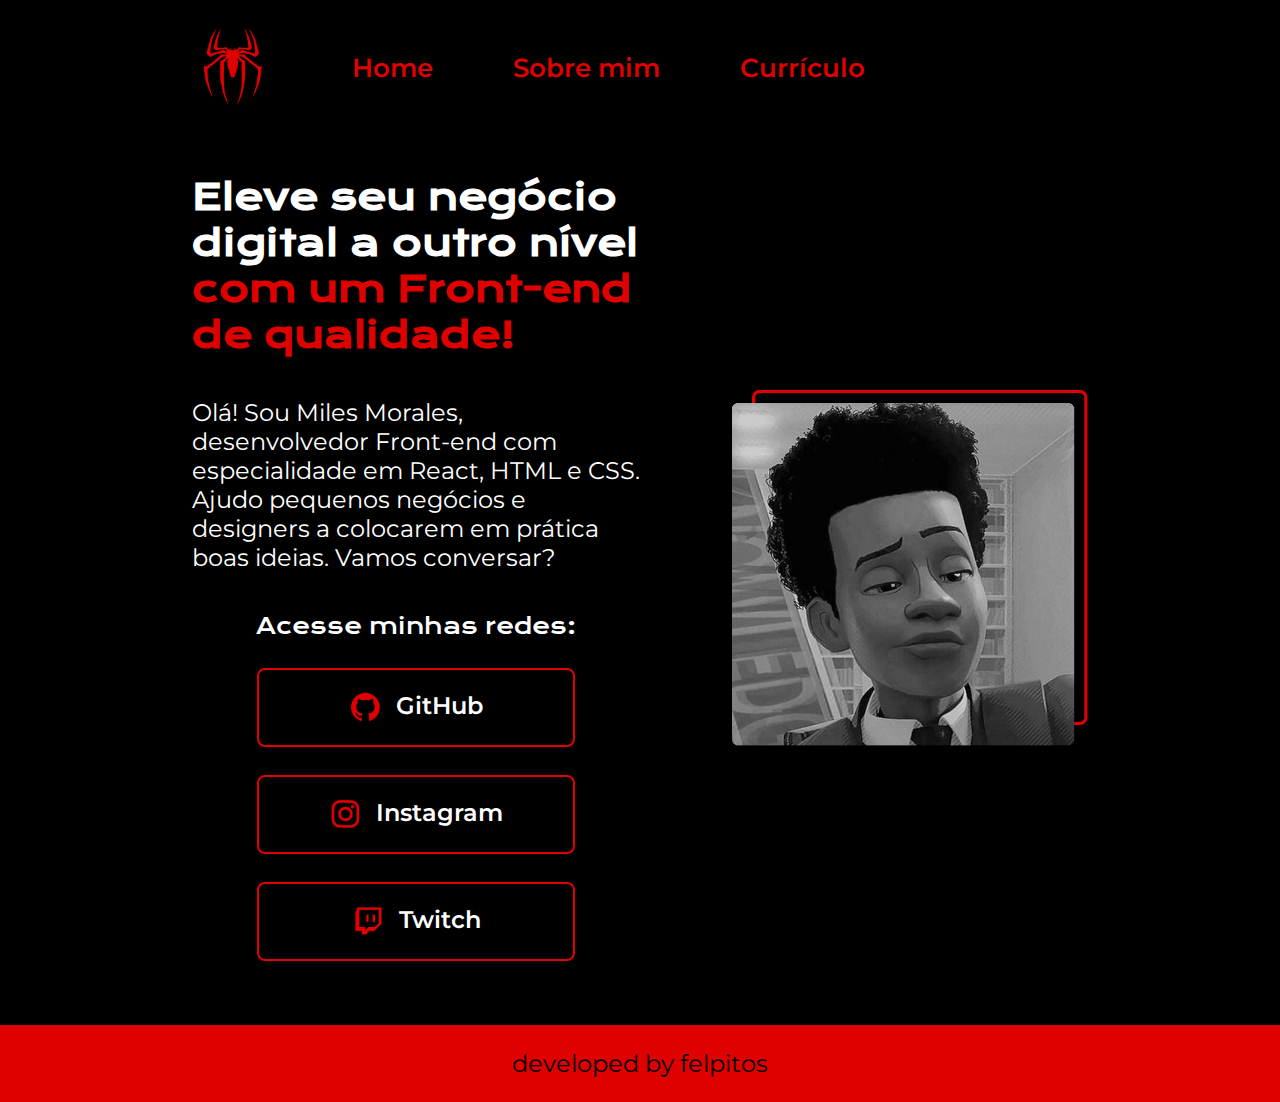
<file: index.html>
<!DOCTYPE html>
<html lang="pt-br">
<head>
    <meta charset="UTF-8">
    <meta http-equiv="X-UA-Compatible" content="IE=edge">
    <meta name="viewport" content="width=device-width, initial-scale=1.0">
    <link rel="stylesheet" href="./styles/style.css">
    <title>Portifólio</title>
</head>
<body>
    <header class="cabecalho">
        <nav class="cabecalho-menu">
            <div class="logo">
                <a class="cabecalho-menu-link" href="index.html"><img src="./assets/spider.png" style="width:80px;"></a>
            </div>
            <div class="cabecalho-menu-links">
                <a class="cabecalho-menu-links-link" href="index.html">Home</a>
                <a class="cabecalho-menu-links-link" href="about.html">Sobre mim</a>
                <a class="cabecalho-menu-links-link" href="curriculo.html">Currículo</a>
            </div>
            <div class="mobile-menu-icon">
                <button onclick="menuShow()"><img class="icon" src="./assets/menu-icon.png" alt="" style="width:55px;"></button>   
            </div>
        </nav>
        <div class="mobile-cabecalho">
            <ul>
                <li class="mobile-cabecalho-link"><a class="cabecalho-menu-links-link" href="index.html">Home</a></li>
                <li class="mobile-cabecalho-link"><a class="cabecalho-menu-links-link" href="about.html">Sobre mim</a></li>
                <li class="mobile-cabecalho-link"><a class="cabecalho-menu-links-link" href="curriculo.html">Currículo</a></li>
            </ul>  
        </div>
    </header>
    <main class="apresentacao">
            <section class="apresentacao-conteudo">
                <h1 class="apresentacao-conteudo-titulo">Eleve seu negócio digital a outro nível <strong class="titulo-destaque">com um Front-end de qualidade!</strong></h1>
                <p class="apresentacao-conteudo-paragrafo">Olá! Sou Miles Morales, desenvolvedor
                    Front-end com especialidade em React, HTML e 
                    CSS. Ajudo pequenos negócios e designers a 
                    colocarem em prática boas ideias. Vamos conversar?</p>
                <div class="apresentacao-links">
                    <h2 class="apresentacao-links-subtitulo">Acesse minhas redes: </h2>
                    <a class="apresentacao-links-link" href="#">
                        <img src="./assets/github.png">
                        GitHub
                    </a> 
                    <a class="apresentacao-links-link" href="#">
                        <img src="./assets/instagram.png">
                        Instagram
                    </a> 
                    <a class="apresentacao-links-link" href="#">
                        <img src="./assets/twitch.png">
                        Twitch
                    </a> 
                </div>
            </section>
            <img class="miles-foto" src="./assets/imagem.png" alt="Miles-Foto">
    </main>
    <footer class="rodape"> <p>developed by felpitos</p> </footer>
    <script src="./js/script.js"></script>
</body>
</html>
</file>
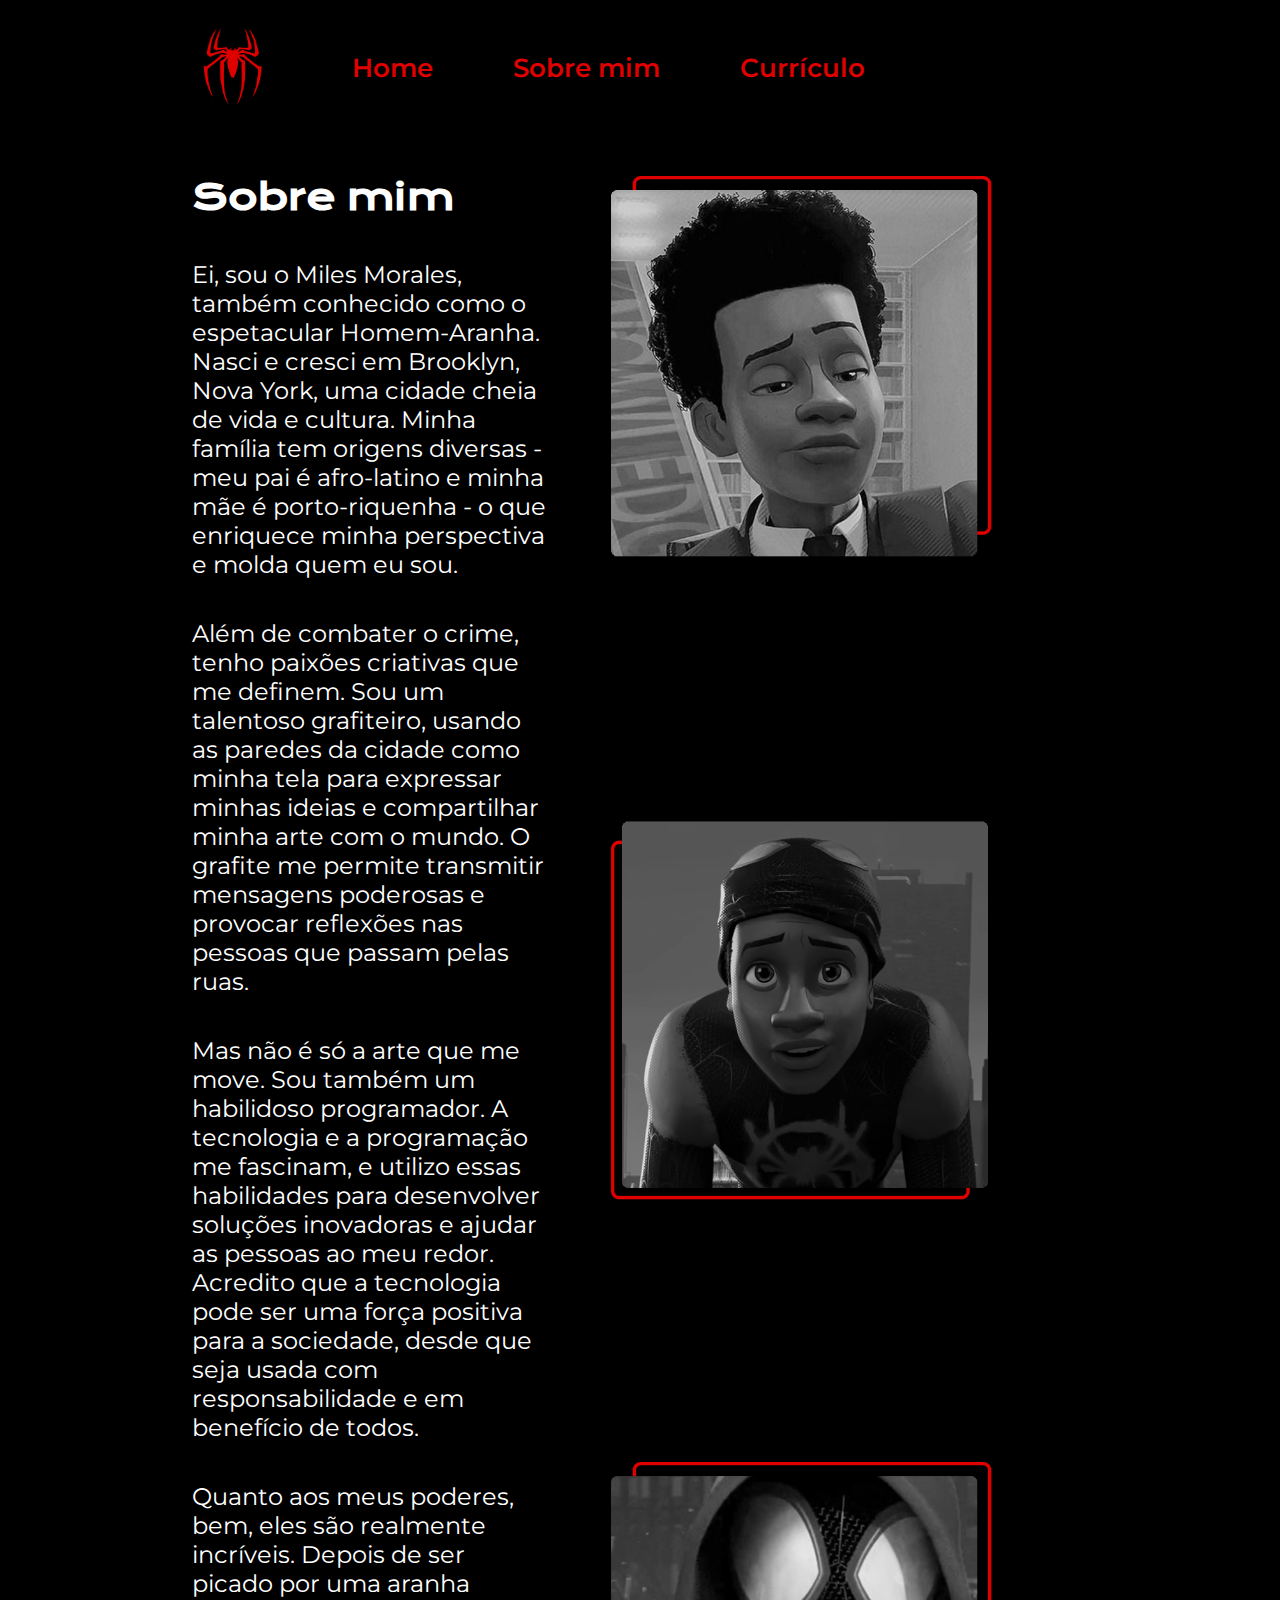
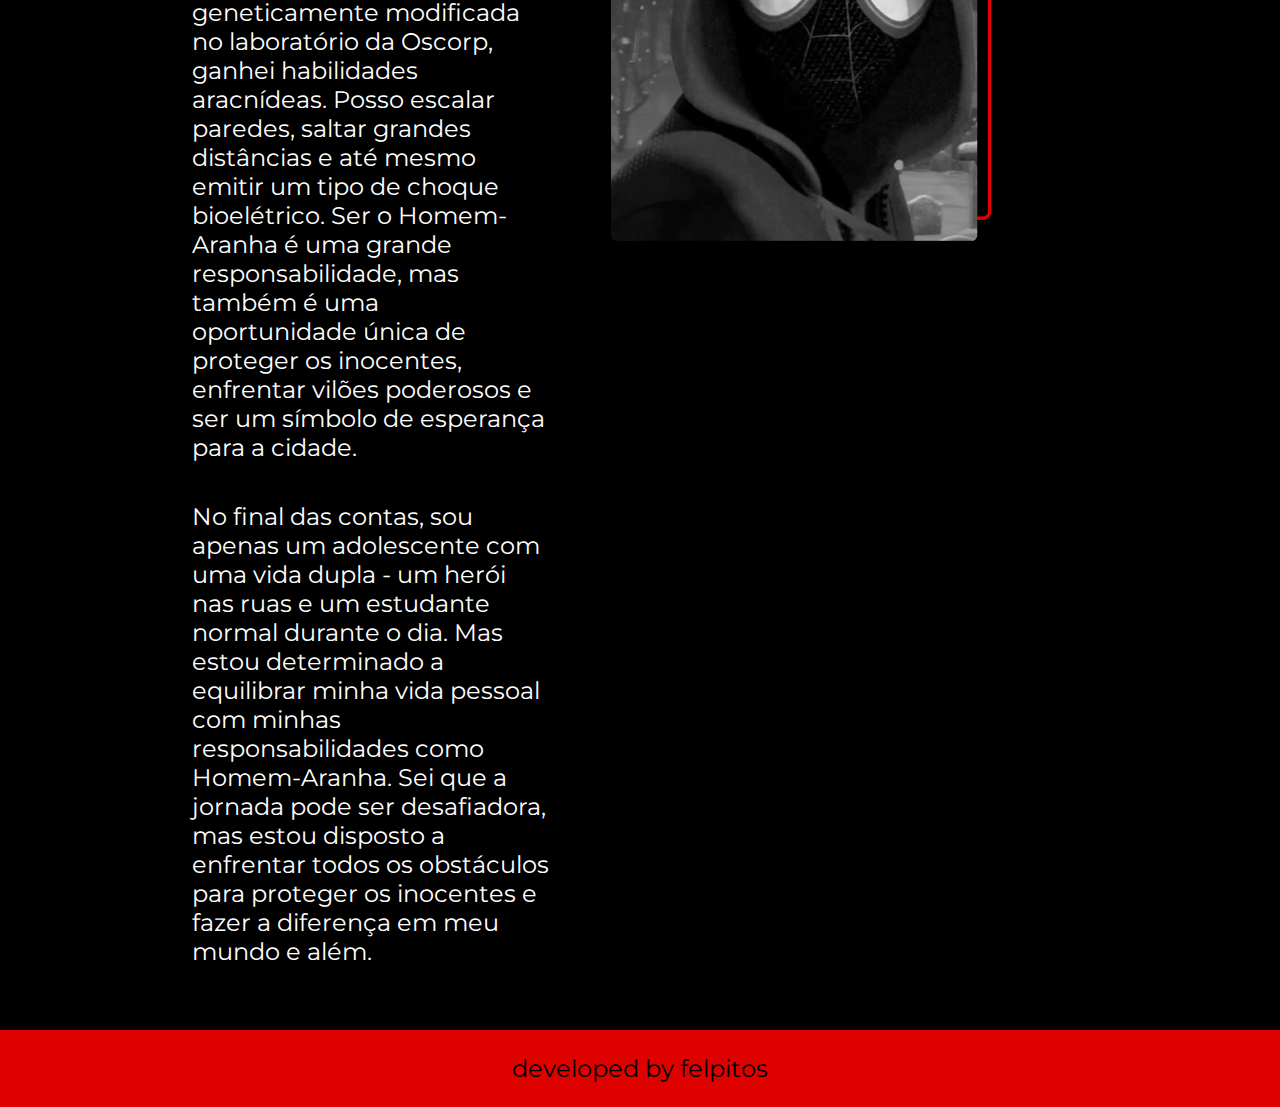
<file: about.html>
<!DOCTYPE html>
<html lang="pt-br">
<head>
    <meta charset="UTF-8">
    <meta http-equiv="X-UA-Compatible" content="IE=edge">
    <meta name="viewport" content="width=device-width, initial-scale=1.0">
    <link rel="stylesheet" href="./styles/style.css">
    <title>Sobre mim</title>
</head>
<body>
    <header class="cabecalho">
        <nav class="cabecalho-menu">
            <div class="logo">
                <a class="cabecalho-menu-link" href="index.html"><img src="./assets/spider.png" style="width:80px;"></a>
            </div>
            <div class="cabecalho-menu-links">
                <a class="cabecalho-menu-links-link" href="index.html">Home</a>
                <a class="cabecalho-menu-links-link" href="about.html">Sobre mim</a>
                <a class="cabecalho-menu-links-link" href="curriculo.html">Currículo</a>
            </div>
            <div class="mobile-menu-icon">
                <button onclick="menuShow()"><img class="icon" src="./assets/menu-icon.png" alt="" style="width:55px;"></button>   
            </div>
        </nav>
        <div class="mobile-cabecalho">
            <ul>
                <li class="mobile-cabecalho-link"><a class="cabecalho-menu-links-link" href="index.html">Home</a></li>
                <li class="mobile-cabecalho-link"><a class="cabecalho-menu-links-link" href="about.html">Sobre mim</a></li>
                <li class="mobile-cabecalho-link"><a class="cabecalho-menu-links-link" href="curriculo.html">Currículo</a></li>
            </ul>  
        </div>
    </header>
    <main class="about">
            <section class="about-conteudo">
                <h1 class="apresentacao-conteudo-titulo">Sobre mim</h1>
                <p class="apresentacao-conteudo-paragrafo">Ei, sou o Miles Morales, também conhecido como o espetacular Homem-Aranha. Nasci e cresci em Brooklyn, Nova York, uma cidade cheia de vida e cultura. Minha família tem origens diversas - meu pai é afro-latino e minha mãe é porto-riquenha - o que enriquece minha perspectiva e molda quem eu sou.</p>
                <p class="apresentacao-conteudo-paragrafo">Além de combater o crime, tenho paixões criativas que me definem. Sou um talentoso grafiteiro, usando as paredes da cidade como minha tela para expressar minhas ideias e compartilhar minha arte com o mundo. O grafite me permite transmitir mensagens poderosas e provocar reflexões nas pessoas que passam pelas ruas.</p>
                <p class="apresentacao-conteudo-paragrafo">Mas não é só a arte que me move. Sou também um habilidoso programador. A tecnologia e a programação me fascinam, e utilizo essas habilidades para desenvolver soluções inovadoras e ajudar as pessoas ao meu redor. Acredito que a tecnologia pode ser uma força positiva para a sociedade, desde que seja usada com responsabilidade e em benefício de todos.</p>
                <p class="apresentacao-conteudo-paragrafo">Quanto aos meus poderes, bem, eles são realmente incríveis. Depois de ser picado por uma aranha geneticamente modificada no laboratório da Oscorp, ganhei habilidades aracnídeas. Posso escalar paredes, saltar grandes distâncias e até mesmo emitir um tipo de choque bioelétrico. Ser o Homem-Aranha é uma grande responsabilidade, mas também é uma oportunidade única de proteger os inocentes, enfrentar vilões poderosos e ser um símbolo de esperança para a cidade.</p>
                <p class="apresentacao-conteudo-paragrafo">No final das contas, sou apenas um adolescente com uma vida dupla - um herói nas ruas e um estudante normal durante o dia. Mas estou determinado a equilibrar minha vida pessoal com minhas responsabilidades como Homem-Aranha. Sei que a jornada pode ser desafiadora, mas estou disposto a enfrentar todos os obstáculos para proteger os inocentes e fazer a diferença em meu mundo e além. </p>
            </section>
            <div class="miles-fotos">
            <img class="miles-foto2" src="./assets/imagem.png">
            <img class="miles-foto2" src="./assets/imagem2.png">
            <img class="miles-foto2" src="./assets/imagem3.PNG">
            </div>
    </main>
    <footer class="rodape"> <p>developed by felpitos</p> </footer>
    <script src="./js/script.js"></script>
</body>
</html>
</file>
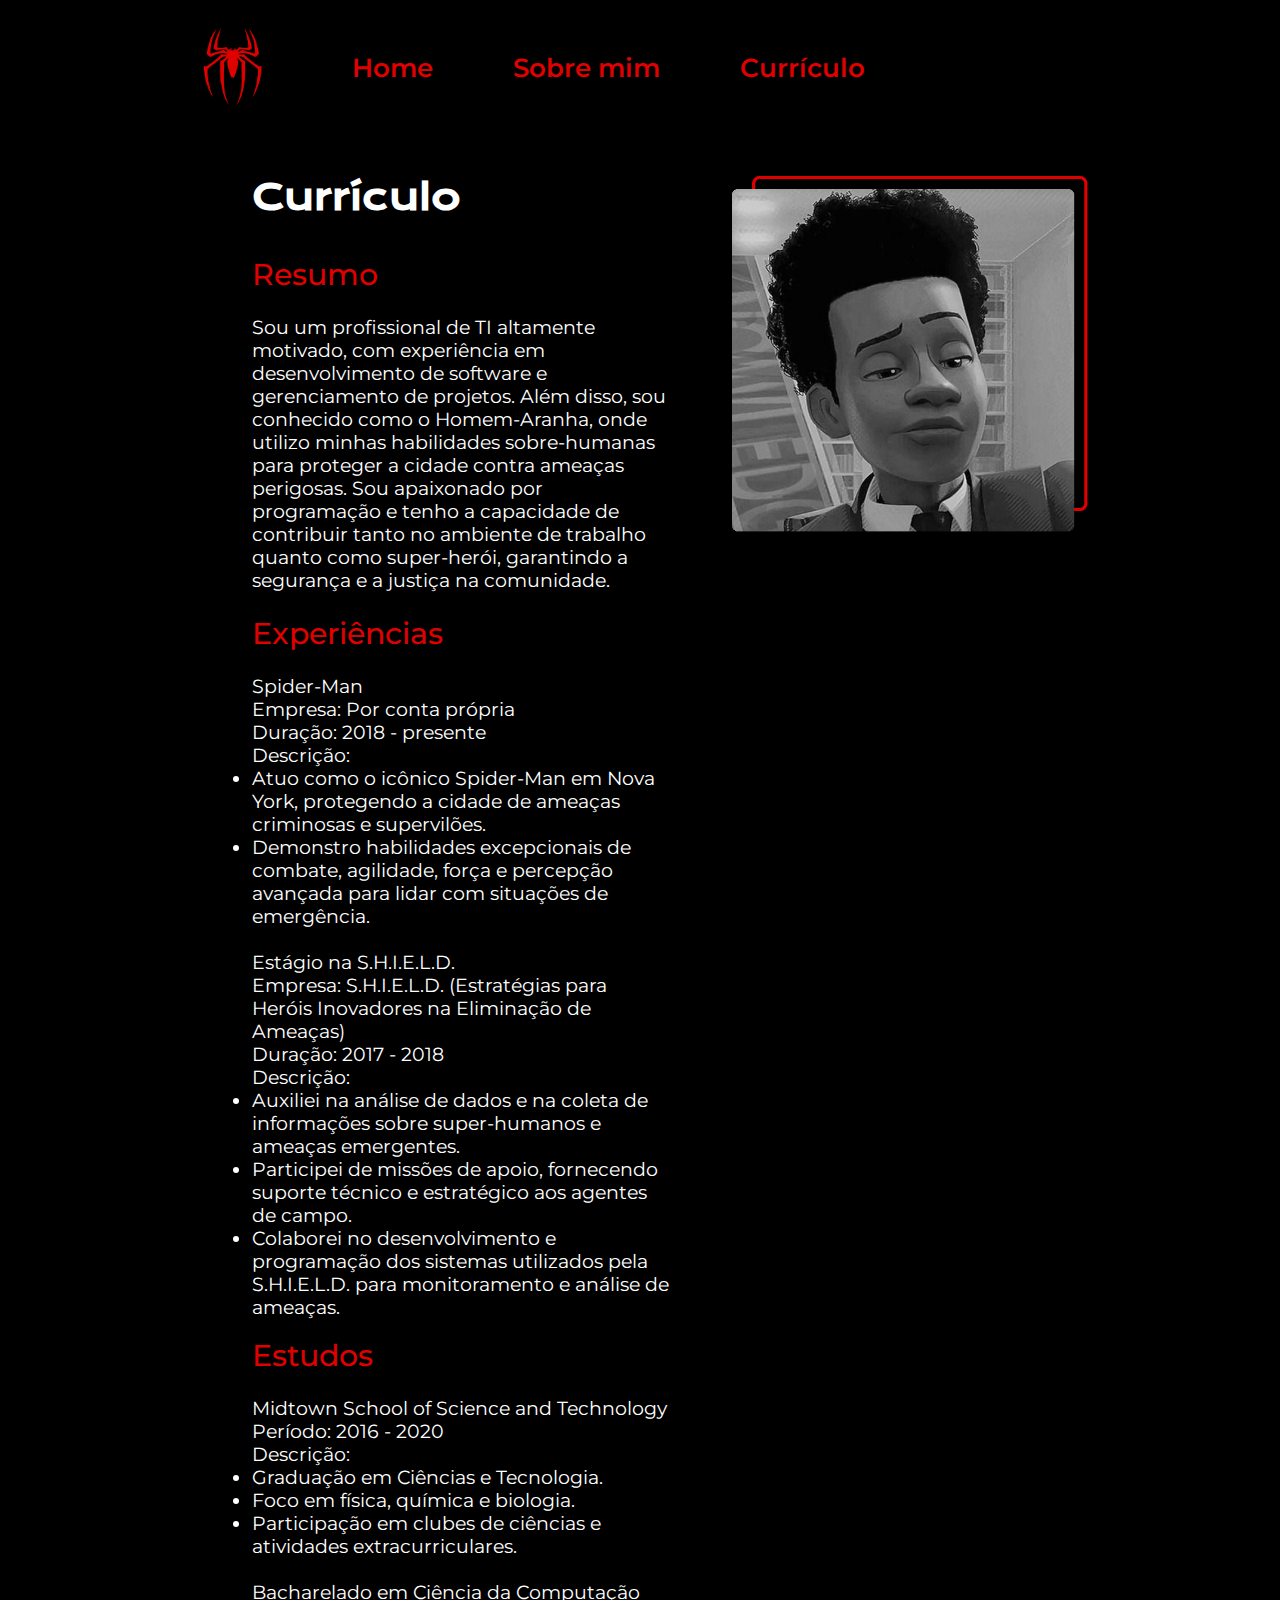
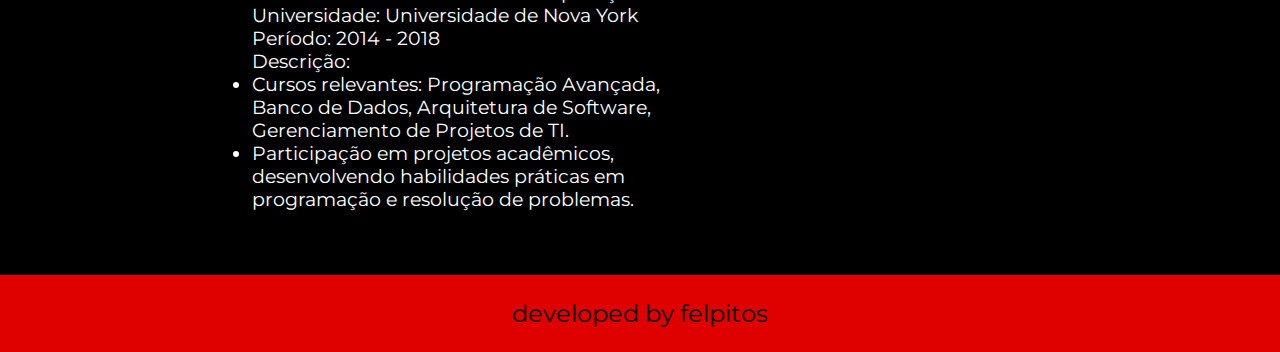
<file: curriculo.html>
<!DOCTYPE html>
<html lang="pt-br">
<head>
    <meta charset="UTF-8">
    <meta http-equiv="X-UA-Compatible" content="IE=edge">
    <meta name="viewport" content="width=device-width, initial-scale=1.0">
    <link rel="stylesheet" href="./styles/style.css">
    <title>Currículo</title>
</head>
<body>
    <header class="cabecalho">
        <nav class="cabecalho-menu">
            <div class="logo">
                <a class="cabecalho-menu-link" href="index.html"><img src="./assets/spider.png" style="width:80px;"></a>
            </div>
            <div class="cabecalho-menu-links">
                <a class="cabecalho-menu-links-link" href="index.html">Home</a>
                <a class="cabecalho-menu-links-link" href="about.html">Sobre mim</a>
                <a class="cabecalho-menu-links-link" href="curriculo.html">Currículo</a>
            </div>
            <div class="mobile-menu-icon">
                <button onclick="menuShow()"><img class="icon" src="./assets/menu-icon.png" alt="" style="width:55px;"></button>   
            </div>
        </nav>
        <div class="mobile-cabecalho">
            <ul>
                <li class="mobile-cabecalho-link"><a class="cabecalho-menu-links-link" href="index.html">Home</a></li>
                <li class="mobile-cabecalho-link"><a class="cabecalho-menu-links-link" href="about.html">Sobre mim</a></li>
                <li class="mobile-cabecalho-link"><a class="cabecalho-menu-links-link" href="curriculo.html">Currículo</a></li>
            </ul>  
        </div>
    </header>
    <main class="curriculo">
        <br>
            <section class="curriculo-conteudo">
                <h1 class="curriculo-conteudo-titulo">Currículo</h1>
                <br><br>
                <div class="curriculo-conteudo-topico">
                    <h2 class="curriculo-conteudo-topico-subtitulo">Resumo</h2>
                    <br>
                    <p>Sou um profissional de TI altamente motivado, com experiência em desenvolvimento de software e gerenciamento de projetos. Além disso, sou conhecido como o Homem-Aranha, onde utilizo minhas habilidades sobre-humanas para proteger a cidade contra ameaças perigosas. Sou apaixonado por programação e tenho a capacidade de contribuir tanto no ambiente de trabalho quanto como super-herói, garantindo a segurança e a justiça na comunidade.</p>
                    <br>
                </div>
                <div class="curriculo-conteudo-topico">
                    <h2 class="curriculo-conteudo-topico-subtitulo">Experiências</h2>
                    <br>
                    <ul>Spider-Man</ul>
                        <ul>Empresa: Por conta própria</ul>
                        <ul>Duração: 2018 - presente</ul>
                        <ul>Descrição:</ul>
                            <li>Atuo como o icônico Spider-Man em Nova York, protegendo a cidade de ameaças criminosas e supervilões.</li>
                            <li>Demonstro habilidades excepcionais de combate, agilidade, força e percepção avançada para lidar com situações de emergência.</li>
                    <br>
                    <ul>Estágio na S.H.I.E.L.D.</ul>
                        <ul>Empresa: S.H.I.E.L.D. (Estratégias para Heróis Inovadores na Eliminação de Ameaças)</ul>
                        <ul>Duração: 2017 - 2018</ul>
                        <ul>Descrição:</ul>
                            <li>Auxiliei na análise de dados e na coleta de informações sobre super-humanos e ameaças emergentes.</li>
                            <li>Participei de missões de apoio, fornecendo suporte técnico e estratégico aos agentes de campo.</li>
                            <li>Colaborei no desenvolvimento e programação dos sistemas utilizados pela S.H.I.E.L.D. para monitoramento e análise de ameaças.</li> 
                </div>
                <br>
                <div class="curriculo-conteudo-topico">
                    <h2 class="curriculo-conteudo-topico-subtitulo">Estudos</h2>
                    <br>
                    <ul>Midtown School of Science and Technology</ul>
                        <ul>Período: 2016 - 2020</ul>
                        <ul>Descrição:</ul>
                            <LI>Graduação em Ciências e Tecnologia.</LI>
                            <LI>Foco em física, química e biologia.</LI>
                            <LI>Participação em clubes de ciências e atividades extracurriculares.</LI>
                    <br>
                    <ul>Bacharelado em Ciência da Computação</ul>
                        <ul>Universidade: Universidade de Nova York</ul>
                        <ul>Período: 2014 - 2018</ul>
                        <ul>Descrição:</ul>   
                            <li>Cursos relevantes: Programação Avançada, Banco de Dados, Arquitetura de Software, Gerenciamento de Projetos de TI.</li>
                            <li>Participação em projetos acadêmicos, desenvolvendo habilidades práticas em programação e resolução de problemas.</li>
                </div>
            </section>
            <img class="miles-foto" src="./assets/imagem.png">
    </main>
    <footer class="rodape"> <p>developed by felpitos</p> </footer>
    <script src="./js/script.js"></script>
</body>
</html>
</file>
<file: styles/style.css>
@import url('https://fonts.googleapis.com/css2?family=Krona+One&family=Montserrat:wght@400;600&display=swap');

:root{
    --cor-primaria: black;
    --cor-segundaria: white;
    --cor-terciaria: #df0000;
}

*{
  padding: 0;
  margin: 0;  
}

body{
    /* height: 100vh; */
    box-sizing: border-box;
    background-color: var(--cor-primaria);
    color: var(--cor-segundaria);
}

.cabecalho{
    padding: 2% 0% 0% 15%;
}

.cabecalho-menu{
    display: flex;
    gap: 80px;
    align-items:center;
}

.cabecalho-menu-links{
    display:flex;
    gap:80px;
    align-items: center;
}

.cabecalho-menu-links-link{
    font-family: 'Montserrat', sans-serif ;
    font-size: 1.6rem;
    font-weight: 600;
    color:var(--cor-terciaria);
    text-decoration: none;
}
.cabecalho-menu-links-link:hover{
    color: #ff0000;
    text-decoration:dotted;
}

.mobile-menu-icon{
    display: none;
}

ul {
   list-style: none; 
}

.mobile-cabecalho{
    display: none;
}

.apresentacao{
    padding:5% 15%;
    display: flex;
    align-items:center;
    justify-content: space-between;
    gap:82px;
}

.apresentacao-conteudo{
    width:50%;
    display: flex;
    flex-direction: column;
    gap: 40px;
}

.apresentacao-conteudo-titulo{
    font-size: 2.25rem;
    font-family: 'Krona One', sans-serif;
}

.titulo-destaque{
    color: var(--cor-terciaria);
}

.apresentacao-conteudo-paragrafo{
    font-size: 1.5rem;
    font-family:'Montserrat', sans-serif;
}

.apresentacao-links{
    display: flex;
    flex-direction: column;
    justify-content: space-between;
    align-items: center;
    gap: 28px;
}

.apresentacao-links-subtitulo{
    font-family: 'Krona One', sans-serif;
    font-weight: 400;
    font-size: 1.37rem;
}


.apresentacao-links-link{
   /* background-color: #df0000; */
   display: flex;
   width: 70%;
   justify-content: center;
   gap:14px;
   text-align: center;
   border-radius: 8px;
   border: 2px solid var(--cor-terciaria);
   font-size: 1.5rem;
   font-weight: 600;
   padding: 21.5px 0;
   text-decoration: none;
   color: var(--cor-segundaria);
   font-family: 'Montserrat', sans-serif;
}

.apresentacao-links-link:hover{
    background-color:#1a1919;
    width: 80%;
}

.about{
    box-sizing: border-box;
    padding:5% 15%;
    display: flex;
    justify-content: space-between;
    gap: 60px; 
}

.about-conteudo{
    width:50%;
    display: flex;
    flex-direction: column;
    gap: 40px;
}

.curriculo{
    padding:5% 15%;
    display: flex;
    align-items:flex-start;
    justify-content:space-between;
    gap: 60px
}

.curriculo-conteudo{
    display: flex;
    flex-direction: column;
    width:50%;

}

.curriculo-conteudo-titulo{
    font-family: 'Krona One', sans-serif;
    font-size: 2.25rem;
    color: var(--cor-segundaria);
}

.curriculo-conteudo-topico{
    font-family:'Montserrat', sans-serif;
    font-weight: 400;
    font-size: 1.18rem;
}

.curriculo-conteudo-topico-subtitulo{
    font-family:'Montserrat', sans-serif;
    font-size: 1.87rem;
    font-weight: 500;
    color: var(--cor-terciaria);
}

.miles-fotos{
    display: flex;
    flex-direction: column;
    gap: 260px;
}

.miles-foto{
    width: 40%;
}

.miles-foto2{
    width: 80%;
}

.rodape{
    padding: 24px;
    color:var(--cor-primaria);
    background-color: var(--cor-terciaria);
    text-align: center;
    font-family: 'Montserrat', sans-serif;
    font-size: 1.5rem;
    font-weight: 400;
}

@media screen and (max-width: 730px){
    .cabecalho{
        padding: 2%;
    }

    .cabecalho-menu{
       justify-content: space-between;
    }

    .cabecalho-menu-links{
        display: none;
    }

    .mobile-menu-icon{
        display: block;
    }

    .mobile-menu-icon button{
        background-color: transparent;
        border: none;
        cursor: pointer;
    }

    .mobile-cabecalho ul{
       display: flex;
       flex-direction: column;
       text-align: center;
       padding-top:2rem;
       gap:30px;
    }
   
    .open{
        display: block;
    }

}


@media (max-width: 1200px){
    .cabecalho{
       padding: 2%; 
    }

    .cabecalho-menu{
        justify-content: center;
    }

    .apresentacao{
        flex-direction: column-reverse;
        padding: 5%;
    }
    
    .apresentacao-conteudo{
        width: auto;
    }

    .about{
        flex-direction: column-reverse;
    }

    .about-conteudo{
        width: auto;
    }

    .miles-fotos{
        width: 40%;
        flex-direction: row;
        gap: 30px;
    }

    .curriculo{
       flex-direction: column-reverse; 
       align-items: center;
    }

    .curriculo-conteudo{
        width: auto;
    }
}
</file>
